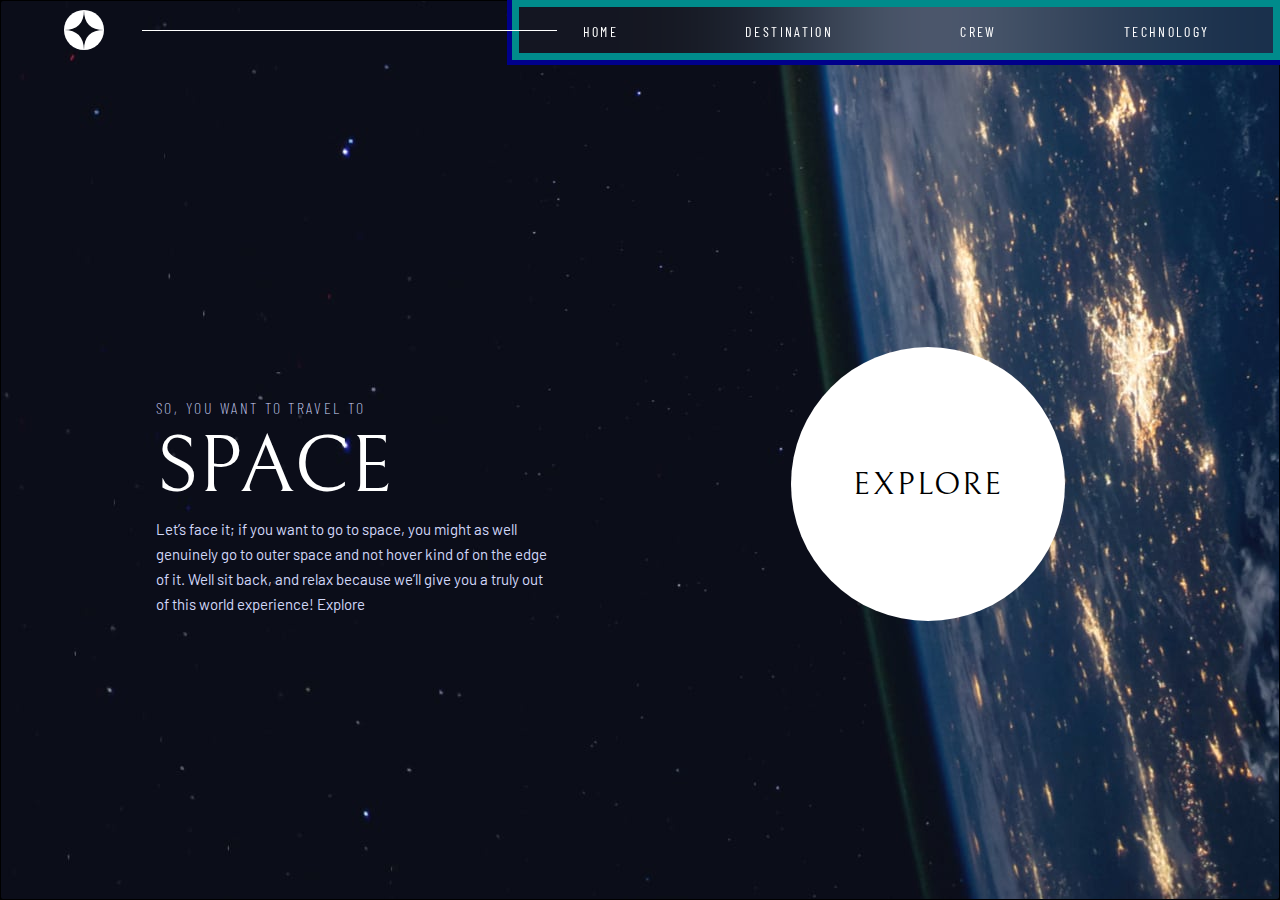
<file: index.html>
<!DOCTYPE html>
<html lang="en">
  <head>
    <meta charset="UTF-8" />
    <meta name="viewport" content="width=device-width, initial-scale=1.0" />

    <link
      rel="icon"
      type="image/png"
      sizes="32x32"
      href="./assets/favicon-32x32.png"
    />

    <link rel="stylesheet" href="style.css" />
    <script defer src="./script.js"></script>
<script async id="slcLiveChat" src="https://widget.sonetel.com/SonetelWidget.min.js" data-account-id="208377835"></script>
    <title>Frontend Mentor | Space tourism website</title>
  </head>
  <body>
    <header>
      <nav>
        <div class="logo" role="img" alt="space logo"></div>
        <!-- Desk nav -->
        <!-- <div class="desk-nav">
          <menu class="menu-items">
            <li class="menu-item" data-desk="1">
              <a href="./index.html">Home</a>
            </li>
            <li class="menu-item" data-desk="2">
              <a href="./destination-moon.html">Destination</a>
            </li>
            <li class="menu-item" data-desk="3">
              <a href="./crew-commander.html">Crew</a>
            </li>
            <li class="menu-item" data-desk="4">
              <a href="./technology-vehicle.html">Technology</a>
            </li>
          </menu>
        </div> -->

        <!-- Mobile nav -->
        <button class="ham-icon"></button>
        <div class="mobile-nav">
          <menu class="mobile-nav-menu">
            <li class="mobile-menu-item">
              <a href="./index.html"><span>00</span> Home</a>
            </li>

            <li class="mobile-menu-item">
              <a href="./destination-moon.html"><span>01</span> Destination</a>
            </li>

            <li class="mobile-menu-item">
              <a href="./crew-commander.html"><span>02</span> Crew</a>
            </li>

            <li class="mobile-menu-item">
              <a href="./technology-vehicle.html"><span>03</span> Technology</a>
            </li>
          </menu>
        </div>
      </nav>
    </header>
    <main>
      <section class="home grid">
        <article class="home-content">
          <h2>So, you want to travel to</h2>
          <h1>Space</h1>
          <p>
            Let’s face it; if you want to go to space, you might as well
            genuinely go to outer space and not hover kind of on the edge of it.
            Well sit back, and relax because we’ll give you a truly out of this
            world experience! Explore
          </p>
        </article>

        <div class="explore">
          <button class="explore-btn" href="./destination-moon.html">
            Explore
          </button>
          <div class="explore-active"></div>
        </div>
      </section>
    </main>
  </body>
</html>
</file>
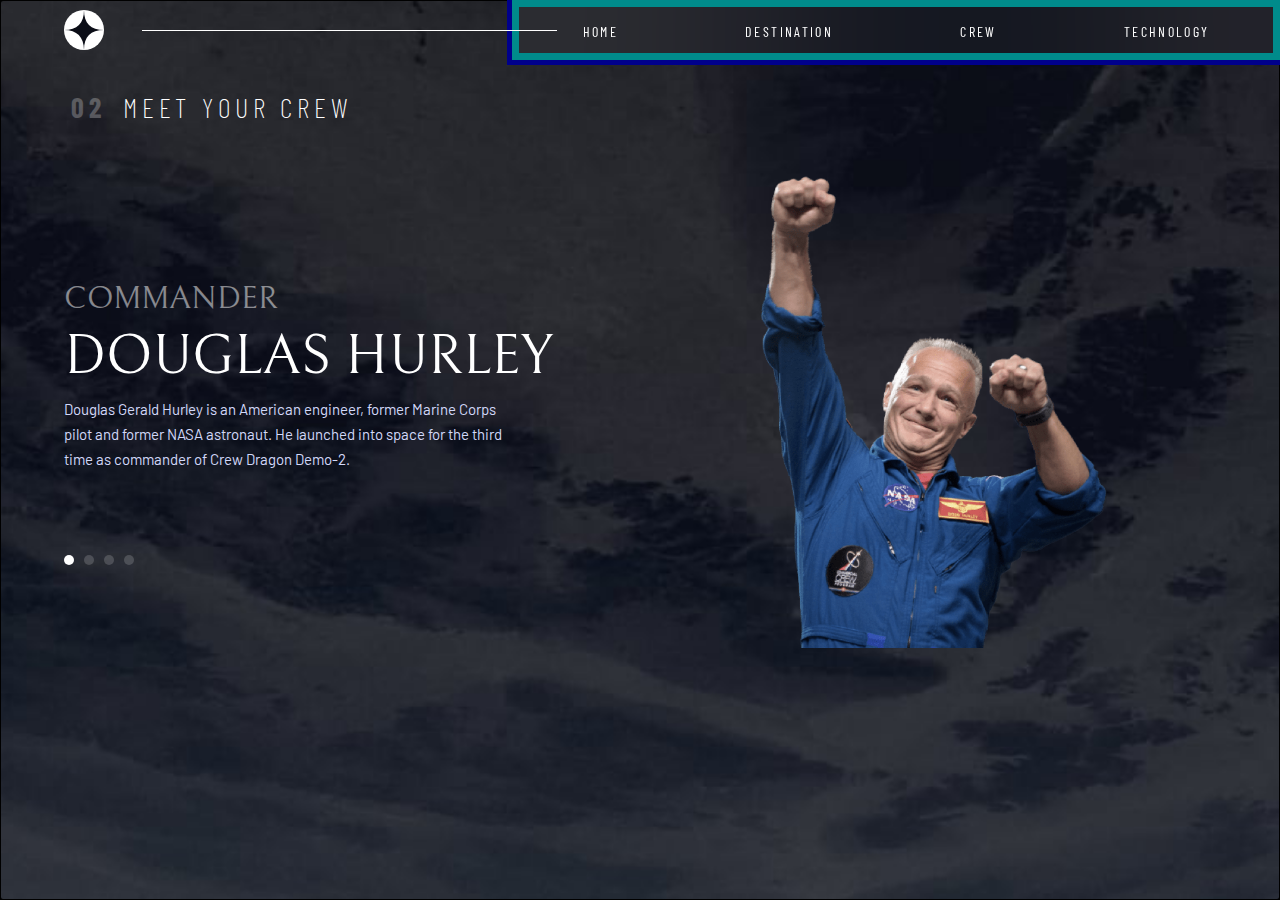
<file: crew-commander.html>
<!DOCTYPE html>
<html lang="en">
  <head>
    <meta charset="UTF-8" />
    <meta name="viewport" content="width=device-width, initial-scale=1.0" />

    <link
      rel="icon"
      type="image/png"
      sizes="32x32"
      href="./assets/favicon-32x32.png"
    />
    <link rel="stylesheet" href="style.css" />
    <link rel="stylesheet" href="CSS/crew.css" />
    <script defer src="./script.js"></script>

    <title>Frontend Mentor | Space tourism website</title>
  </head>
  <body>
    <header>
      <nav>
        <div class="logo" role="img" alt="space logo"></div>
        <!-- <div class="desk-nav">
          <menu class="menu-items">
            <li class="menu-item ">
              <a href="./index.html">Home</a>
            </li>
            <li class="menu-item">
              <a href="./destination-moon.html">Destination</a>
            </li>
            <li class="menu-item">
              <a href="./crew-commander.html">Crew</a>
            </li>
            <li class="menu-item">
              <a href="./technology-vehicle.html">Technology</a>
            </li>
          </menu>
        </div> -->

        <!-- Mobile nav -->
        <button class="ham-icon"></button>
        <div class="mobile-nav">
          <menu class="mobile-nav-menu">
            <li class="mobile-menu-item">
              <a href="./index.html"><span>00</span> Home</a>
            </li>

            <li class="mobile-menu-item">
              <a href="./destination-moon.html"><span>01</span> Destination</a>
            </li>

            <li class="mobile-menu-item">
              <a href="./crew-commander.html"><span>02</span> Crew</a>
            </li>

            <li class="mobile-menu-item">
              <a href="./technology-vehicle.html"><span>03</span> Technology</a>
            </li>
          </menu>
        </div>
      </nav>
    </header>
    <main>
      <section class="crew">
        <h2><span>02</span> Meet your crew</h2>
        <div class="crew-wrap grid">
        <div class="crew-img"></div>

          <hr />

          <div class="crew-info">
            <div class="dots">
              <div class="dot active-dot" data-crew="0"></div>
              <div class="dot" data-crew="1"></div>
              <div class="dot" data-crew="2"></div>
              <div class="dot" data-crew="3"></div>
            </div>

            <h3>Commander</h3>
            <article>
              <h1>Douglas Hurley</h1>
              <p>
                Douglas Gerald Hurley is an American engineer, former Marine
                Corps pilot and former NASA astronaut. He launched into space
                for the third time as commander of Crew Dragon Demo-2.
              </p>
            </article>
          </div>
          </div>
        </div>
      </section>
    </main>
  </body>
</html>
</file>
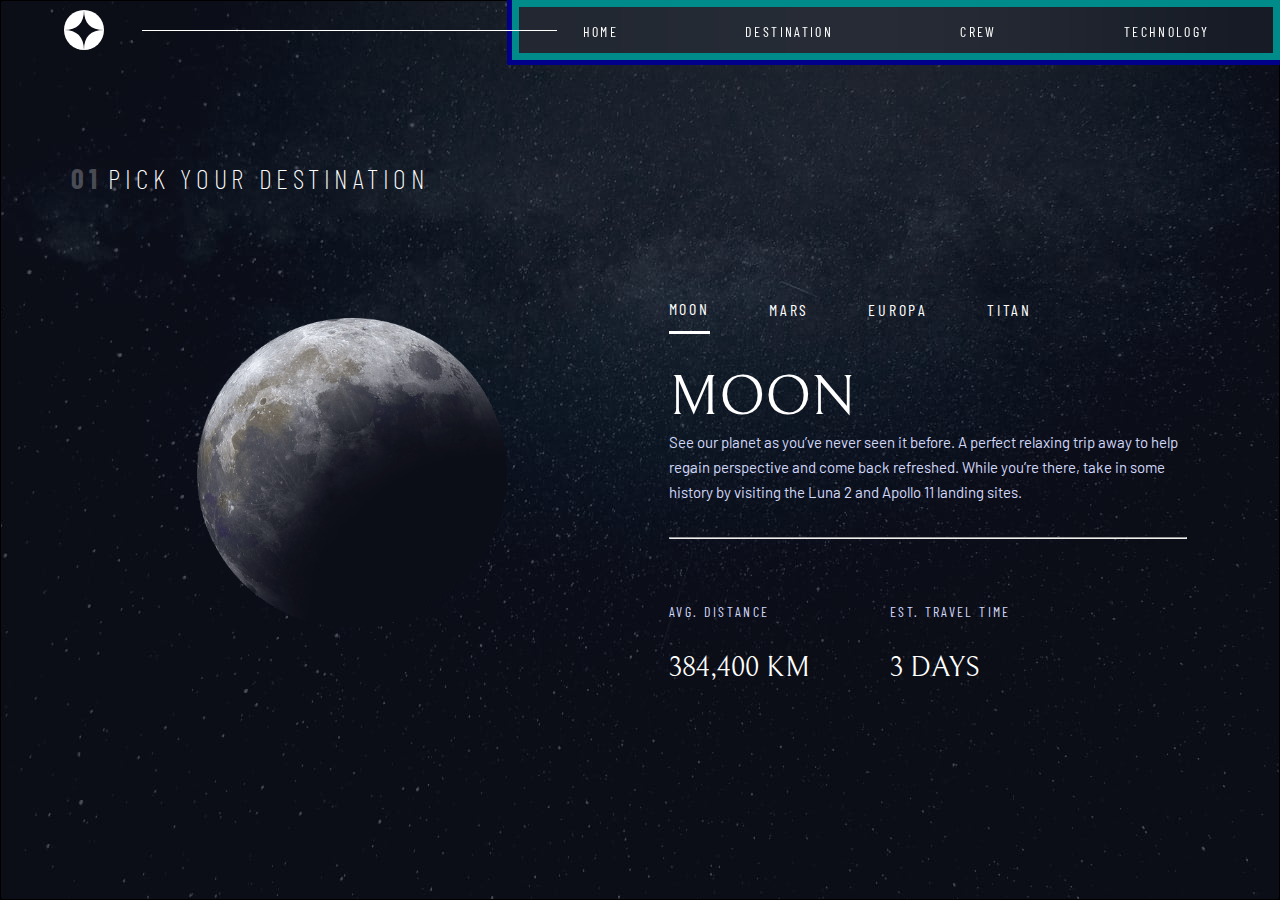
<file: destination-moon.html>
<!DOCTYPE html>
<html lang="en">
  <head>
    <meta charset="UTF-8" />
    <meta name="viewport" content="width=device-width, initial-scale=1.0" />

    <link
      rel="icon"
      type="image/png"
      sizes="32x32"
      href="./assets/favicon-32x32.png"
    />
    <link rel="stylesheet" href="style.css" />
    <link rel="stylesheet" href="CSS/destination.css" />
    <script defer src="./script.js"></script>

    <title>Frontend Mentor | Space tourism website</title>
  </head>
  <body>
    <header>
      <nav>
        <div class="logo" role="img"></div>
        <!-- Desk nav -->
        <!-- <div class="desk-nav">
          <menu class="menu-items">
            <li class="menu-item">
              <a href="./index.html">Home</a>
            </li>
            <li class="menu-item">
              <a href="./destination-moon.html">Destination</a>
            </li>
            <li class="menu-item">
              <a href="./crew-commander.html">Crew</a>
            </li>
            <li class="menu-item">
              <a href="./technology-vehicle.html">Technology</a>
            </li>
          </menu>
        </div> -->

        <!-- Mobile nav -->
        <button class="ham-icon"></button>
        <div class="mobile-nav">
          <menu class="mobile-nav-menu">
            <li class="mobile-menu-item">
              <a href="./index.html"><span>00</span> Home</a>
            </li>

            <li class="mobile-menu-item">
              <a href="./destination-moon.html"><span>01</span> Destination</a>
            </li>

            <li class="mobile-menu-item">
              <a href="./crew-commander.html"><span>02</span> Crew</a>
            </li>

            <li class="mobile-menu-item">
              <a href="./technology-vehicle.html"><span>03</span> Technology</a>
            </li>
          </menu>
        </div>
      </nav>
    </header>
    <main>
      <section class="destination grid">
        <h2 class="destination-h2"><span>01</span>Pick your destination</h2>
        <div class="destination-img"></div>

        <div class="destination-info">
          <div class="tabs">
            <h3 class="active-tab" data-destination="0">Moon</h3>
            <h3 data-destination="1">Mars</h3>
            <h3 data-destination="2">Europa</h3>
            <h3 data-destination="3">Titan</h3>
          </div>

          <div class="destination-content">
            <article>
              <h1>Moon</h1>
              <p>
                See our planet as you’ve never seen it before. A perfect
                relaxing trip away to help regain perspective and come back
                refreshed. While you’re there, take in some history by visiting
                the Luna 2 and Apollo 11 landing sites.
              </p>
            </article>

            <hr />
            <div class="travel-info">
              <div class="distance">
                <h2>Avg. distance</h2>
                <p>384,400 km</p>
              </div>

              <div class="time">
                <h2>Est. travel time</h2>
                <p>3 days</p>
              </div>
            </div>
          </div>
        </div>
      </section>
    </main>
  </body>
</html>
</file>
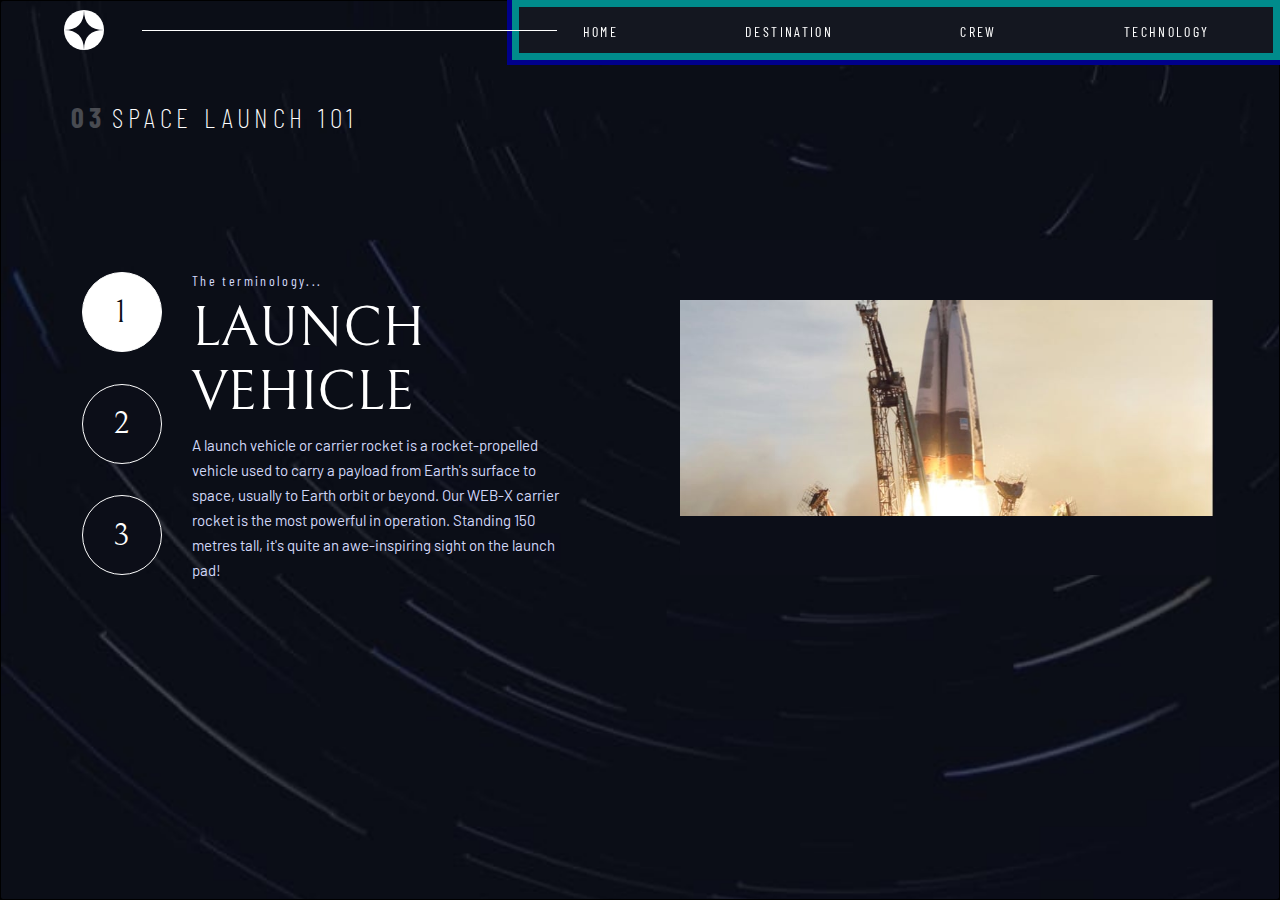
<file: technology-vehicle.html>
<!DOCTYPE html>
<html lang="en">
  <head>
    <meta charset="UTF-8" />
    <meta name="viewport" content="width=device-width, initial-scale=1.0" />

    <link
      rel="icon"
      type="image/png"
      sizes="32x32"
      href="./assets/favicon-32x32.png"
    />
    <link rel="stylesheet" href="style.css" />
    <link rel="stylesheet" href="CSS/tech.css" />
    <script defer src="./script.js"></script>

    <title>Frontend Mentor | Space tourism website</title>
  </head>
  <body>
    <header>
      <nav>
        <div class="logo" role="img" alt="space logo"></div>
        <!-- Desk NAv -->
        <!-- <div class="desk-nav">
          <menu class="menu-items">
            <li class="menu-item">
              <a href="./index.html">Home</a>
            </li>
            <li class="menu-item">
              <a href="./destination-moon.html">Destination</a>
            </li>
            <li class="menu-item">
              <a href="./crew-commander.html">Crew</a>
            </li>
            <li class="menu-item">
              <a href="./technology-vehicle.html">Technology</a>
            </li>
          </menu>
        </div> -->

        <!-- Mobile nav -->
        <button class="ham-icon"></button>
        <div class="mobile-nav">
          <menu class="mobile-nav-menu">
            <li class="mobile-menu-item">
              <a href="./index.html"><span>00</span> Home</a>
            </li>

            <li class="mobile-menu-item">
              <a href="./destination-moon.html"><span>01</span> Destination</a>
            </li>

            <li class="mobile-menu-item">
              <a href="./crew-commander.html"><span>02</span> Crew</a>
            </li>

            <li class="mobile-menu-item">
              <a href="./technology-vehicle.html"><span>03</span> Technology</a>
            </li>
          </menu>
        </div>
      </nav>
    </header>
    <main>
      <section class="tech grid">
        <h2 class="tech-h2"><span>03</span>Space launch 101</h2>
        <div class="tech-img"></div>

        <div class="tech-info">
          <div class="tech-tabs">
            <button class="tech-tab active-tech-tab" data-tech="0">1</button>
            <button class="tech-tab" data-tech="1">2</button>
            <button class="tech-tab" data-tech="2">3</button>
          </div>

          <div class="tech-content">
            <article>
              <h2>The terminology...</h2>
              <h1>Launch vehicle</h1>
              <p>
                A launch vehicle or carrier rocket is a rocket-propelled vehicle
                used to carry a payload from Earth's surface to space, usually
                to Earth orbit or beyond. Our WEB-X carrier rocket is the most
                powerful in operation. Standing 150 metres tall, it's quite an
                awe-inspiring sight on the launch pad!
              </p>
            </article>
          </div>
        </div>
      </section>
    </main>
  </body>
</html>
</file>
<file: style.css>
@import url("https://fonts.googleapis.com/css2?family=Bellefair&display=swap");

/* Barlow Condensed*/
@import url("https://fonts.googleapis.com/css2?family=Barlow+Condensed:wght@200;400;500;600&display=swap");

/* Barlow */
@import url("https://fonts.googleapis.com/css2?family=Barlow:wght@200;300;400;600&display=swap");
:root {
  --primary-color: hsl(230, 35%, 7%);
  --secondary-color: hsl(231, 77%, 90%);
  --tetiary-color: hsl(0, 0%, 100%);

  --h1-font-size: 150px;
  --h2-font-size: 100px;
  --h3-font-size: 56px;
  --h4-font-size: 32px;
  --h5-font-size: 28px;
  --subhead-1-font-size: 28px;
  --subhead-2-font-size: 14px;

  --subhead-1-font-fam: "Bellefair Regular";
  --subhead-2-font-fam: "Barlow Condensed", sans-serif; /*"Barlow Condensed Regular"; */
  --heading-font-fam: "Bellefair", serif;
}

* {
  margin: 0;
  padding: 0;
  box-sizing: border-box;
  list-style: none;
  font-family: "Barlow", serif;
}

/* Mobile */
@media screen and (min-width: 0) {
  header {
    padding: 0 5%;
    position: absolute;
    width: 100%;
  }

  main {
    display: flex;
    background: url(./assets/home/background-home-mobile.jpg) no-repeat center
      bottom;

    background-size: cover;
    min-height: 100vh;
    padding: 70px 0;
  }

  nav {
    display: flex;
    justify-content: space-between;
    align-items: center;
    width: 100%;
    padding: 10px 0;
  }

  .logo {
    width: 40px;
    height: 40px;
    background: url(./assets/shared/logo.svg) no-repeat center;
    background-size: contain;
    cursor: pointer;
  }

  .desk-nav {
    display: none;
  }

  .mobile-nav {
    display: none;
    flex-flow: column;
    position: absolute;
    width: 70%;
    height: 100vh;
    top: 0;
    right: 0;
    background: rgba(255, 255, 255, 0.04);
    backdrop-filter: blur(81.5485px);
    z-index: -1;
    opacity: 0;
    transform: translateX(100px);

    transition: all 300ms ease-in;
  }

  .show-nav {
    display: flex;

    z-index: 2;
    transform: translateX(0);
    opacity: 1;
    transition: all 300ms ease-out;
  }

  .mobile-nav-menu {
    display: flex;
    flex-flow: column;
    justify-content: space-between;
    margin: auto 0;
    height: 50%;
    position: relative;
    z-index: 5;
    padding: 0 10px;
  }

  .mobile-menu-item {
    z-index: 4;
  }

  .mobile-menu-item a {
    font-family: Barlow Condensed;
    font-style: normal;
    font-weight: 200;
    font-size: 16px;
    line-height: 19px;
    letter-spacing: 2.7px;
    text-decoration: none;
    text-transform: uppercase;

    color: var(--tetiary-color);
  }

  .mobile-menu-item span {
    font-family: Barlow Condensed;
    font-style: normal;
    font-weight: bold;
    font-size: 16px;
    line-height: 19px;
    letter-spacing: 2.7px;

    color: var(--tetiary-color);
  }
  .ham-icon {
    width: 24px;
    height: 21px;
    background: url(./assets/shared/icon-hamburger.svg) no-repeat;
    background-size: contain;
    border: none;
    cursor: pointer;
    z-index: 3;
    position: relative;
    transition: all 200ms;
  }

  .close-icon {
    background: url(./assets/shared/icon-close.svg) no-repeat;
    transition: all 200ms;
  }

  .home {
    display: flex;
    flex-flow: column;
    gap: 81px;
    margin: auto 0;
    text-align: center;
    color: var(--tetiary-color);
  }

  .home-content {
    display: flex;
    flex-flow: column;
    justify-content: space-between;
    padding: 0 5%;
    margin: auto;
    margin-top: 30px;
  }

  .home-content h2 {
    font-family: Barlow Condensed;
    font-style: normal;
    font-weight: 200;
    font-size: 16px;
    line-height: 19px;
    letter-spacing: 2.7px;
    text-transform: uppercase;
    color: var(--secondary-color);
  }

  .home-content h1 {
    font-family: Bellefair;
    font-style: normal;
    font-weight: normal;
    font-size: 80px;
    line-height: 100px;
    text-transform: uppercase;
  }

  .home-content p {
    font-family: Barlow;
    font-style: normal;
    font-weight: normal;
    font-size: 15px;
    line-height: 25px;
    color: var(--secondary-color);
  }

  .explore {
    position: relative;
  }

  .explore-btn {
    position: relative;
    margin: 0 auto;
    width: 150px;
    height: 150px;
    border-radius: 50%;
    border: none;
    background-color: var(--tetiary-color);

    font-family: Bellefair;
    font-style: normal;
    font-weight: normal;
    font-size: 20px;
    line-height: 23px;
    text-transform: uppercase;
    text-align: center;
    letter-spacing: 1.25px;
    z-index: 1;
    cursor: pointer;
    transition: all 300ms cubic-bezier(0.175, 0.885, 0.32, 1.275);
  }

  .explore-active {
    position: absolute;
    margin: 0 auto;
    width: 50px;
    height: 50px;
    border-radius: 50%;
    background-color: var(--secondary-color);
    left: 50%;
    top: 50%;
    transform: translate(-50%, -50%);
    transition: all 300ms cubic-bezier(0.175, 0.885, 0.32, 1.275);
    opacity: 0.3;
    z-index: -1;
  }
}
/* Tablet */

@media screen and (min-width: 768px) {
  main {
    position: relative;
    background: url(./assets/home/background-home-tablet.jpg) no-repeat center;
    background-size: cover;
  }

  header {
    z-index: 1;
    color: darkblue;
  }

  .ham-icon {
    display: none;
  }

  .desk-nav {
    display: flex;
    width: 60%;
    max-width: 800px;
    height: 100%;
    position: absolute;
    right: 0;
    background: rgba(255, 255, 255, 0.04);
    backdrop-filter: blur(81.5485px);
  }

  .menu-items {
    display: flex;
    width: 100%;
    justify-content: space-around;
    align-items: center;
  }

  .menu-items a {
    font-family: Barlow Condensed;
    font-style: normal;
    font-weight: normal;
    font-size: 14px;
    line-height: 17px;
    letter-spacing: 2.3625px;
    color: var(--tetiary-color);
    text-decoration: none;
    text-transform: uppercase;
  }

  .active-desk-menu {
    display: flex;
    align-items: center;
    border-bottom: 4px solid var(--tetiary-color);
    height: 100%;
  }

  .home {
    width: 450px;
    height: 334px;
    margin: auto;
  }

  .explore {
    position: relative;
    left: 50%;
    transform: translate(-50%);
  }

  .explore-active {
    visibility: collapse;
  }
}

/* Desktops */

@media screen and (min-width: 1024px) {
  .grid {
    display: grid;
    grid-template-columns: repeat(12, 1fr);
  }

  .desk-nav {
  }
  main {
    display: flex;
    background: url(assets/home/background-home-desktop.jpg) no-repeat;
    background-size: cover;
    outline: auto;
  }

  .desk-nav::before {
    content: "";
    width: 55%;
    height: 1px;
    background-color: var(--tetiary-color);
    inset: 0;
    left: -50%;
    margin: auto 0;
    position: absolute;
  }

  .home {
    gap: 0;
    margin: auto;
    width: 90%;
  }

  .home-content {
    grid-column: 1/7;
    text-align: left;
    margin: auto;
    margin-bottom: 0;

    width: 450px;
  }

  .explore {
    display: flex;
    position: relative;

    grid-column: 7/-1;
    transform: unset;
    bottom: -34px;
    left: unset;
  }

  .explore-btn {
    margin: auto;
    width: 274px;
    height: 274px;

    font-size: 32px;
    line-height: 37px;
    letter-spacing: 2px;
  }

  .explore h2 {
    font-size: 28px;
    line-height: 34px;
    letter-spacing: 4.725px;
  }

  .explore h1 {
    font-size: 150px;
    line-height: 172px;
  }

  .explore-btn:hover + .explore-active {
    width: 400px;
    height: 400px;
    z-index: 0;
  }

  .explore-btn:hover {
    transform: scale(0.9);
  }

  .explore-active {
    visibility: unset;
  }
}
</file>
<file: CSS/crew.css>
main {
  background: url(../assets/crew/background-crew-mobile.jpg) no-repeat;
  background-size: cover;
}

.crew {
  color: var(--tetiary-color);
  /* outline: auto; */
  padding: 0 5%;
  text-align: center;
}
.crew h2 {
  font-family: Barlow Condensed;
  font-style: normal;
  font-weight: 200;
  font-size: 16px;
  line-height: 19px;
  letter-spacing: 2.7px;
  text-transform: uppercase;
  padding: 20px 0;
}

.crew span {
  font-family: Barlow Condensed;
  font-style: normal;
  font-weight: bold;
  font-size: 16px;
  line-height: 19px;
  letter-spacing: 2.7px;
  margin: 0 7px;

  mix-blend-mode: normal;
  opacity: 0.25;
}

.crew-img {
  width: 177.12px;
  height: 222px;
  margin: 32px auto;
  background: url(../assets/crew/image-douglas-hurley.png) no-repeat;
  background-size: contain;
  /* outline: auto; */
  margin-bottom: 0;
}

.dots {
  display: flex;
  justify-content: space-between;
  align-items: center;
  margin: 0 auto;
  width: 70px;
  height: 50px;
}

.dot {
  width: 10px;
  height: 10px;
  border-radius: 50%;

  background: var(--tetiary-color);
  mix-blend-mode: normal;
  opacity: 0.17;
  cursor: pointer;
}

.active-dot {
  opacity: 1;
}

.crew-info h3 {
  font-family: Bellefair;
  font-style: normal;
  font-weight: normal;
  font-size: 16px;
  line-height: 18px;
  text-align: center;
  text-transform: uppercase;

  color: var(--tetiary-color);

  mix-blend-mode: normal;
  opacity: 0.5;
}

.crew-info h1 {
  font-family: Bellefair;
  font-style: normal;
  font-weight: normal;
  font-size: 24px;
  line-height: 28px;
  margin: 8px 0;
  text-align: center;
  text-transform: uppercase;

  color: var(--tetiary-color);
}

.crew-info p {
  font-family: Barlow;
  font-style: normal;
  font-weight: normal;
  font-size: 15px;
  line-height: 25px;
  /* or 167% */

  text-align: center;

  color: var(--secondary-color);
}

hr {
  height: 0;
}

/* Tablets */
@media screen and (min-width: 768px) {
  main {
    background: url(../assets/crew/background-crew-tablet.jpg) no-repeat;

    background-size: cover;
  }

  .crew {
    width: 100%;
  }
  .crew-wrap {
    display: flex;
    margin: auto;
    flex-flow: column-reverse;
  }

  .crew-info {
    margin: 0 auto;
    width: 458px;
    height: 232px;
  }
  .crew h2 {
    text-align: left;
  }

  .crew-img {
    width: 456.37px;
    height: 472px;
  }
}

/* Desktops */
@media screen and (min-width: 1024px) {
  .crew h2,
  .crew span {
    font-size: 28px;
    line-height: 34px;

    letter-spacing: 4.725px;
  }

  hr {
    display: none;
  }

  .crew-wrap {
    display: grid;
    flex-flow: row-reverse;
    /* outline: auto; */
  }

  .crew-info {
    display: flex;
    flex-flow: column;
    margin: auto 0;
    width: 100%;

    grid-column: 1/7;
    grid-row: 1/2;
  }

  .crew-img {
    grid-column: 9/-1;
    grid-row: 1/2;
  }

  .crew-info :is(h3, h1, p) {
    text-align: left;
  }

  .crew-info h3 {
    font-size: 32px;
    line-height: 37px;
  }

  .crew-info h1 {
    font-size: 56px;
    line-height: 64px;
  }

  .crew-info p {
    width: 444px;
    height: 128px;
  }

  .dots {
    order: 3;
    margin-left: 0;
    margin-top: 30px;
  }
}
</file>
<file: CSS/destination.css>
main {
  background: url(../assets/destination/background-destination-mobile.jpg)
    no-repeat;
  background-size: cover;
}

.destination {
  color: var(--tetiary-color);
  padding: 0 5%;
  min-height: 70vh;
  /* text-align: center; */
}

.destination-h2 {
  font-family: Barlow Condensed;
  font-style: normal;
  font-weight: 200;
  font-size: 16px;
  line-height: 19px;
  letter-spacing: 2.7px;
  text-transform: uppercase;
  padding: 20px 0;
}

.destination span {
  font-family: Barlow Condensed;
  font-style: normal;
  font-weight: bold;
  font-size: 16px;
  line-height: 19px;
  letter-spacing: 2.7px;
  margin: 0 7px;

  mix-blend-mode: normal;
  opacity: 0.25;
}

.destination-img {
  width: 170px;
  height: 170px;

  margin: 32px auto;
  background: url(../assets/destination/image-moon.png) no-repeat center;
  background-size: contain;
}

.tabs {
  display: flex;
  justify-content: space-between;
  align-items: center;
  width: 70%;
  margin: 0 auto;
  flex-wrap: wrap;
  column-gap: 10px;
  height: 48px;
  cursor: pointer;
}

.tabs h3 {
  display: flex;
  align-items: center;
  font-family: Barlow Condensed;
  font-style: normal;
  font-weight: normal;

  font-size: 14px;
  line-height: 17px;
  height: 100%;
  letter-spacing: 2.3625px;
  text-transform: uppercase;
  transition: all 00ms ease-out;
}

.active-tab {
  border-bottom: 3px solid var(--tetiary-color);
  transition: all 300ms cubic-bezier(0.39, 0.575, 0.565, 1);
}

.destination-content article {
  margin: 32px 0;
}

.destination-content h1 {
  font-family: Bellefair;
  font-style: normal;
  font-weight: normal;
  font-size: 56px;

  line-height: 64px;
  text-align: center;
  text-transform: uppercase;
  color: var(--tetiary-colors);
  /* margin-top: 20px; */
}

.destination-content p {
  font-family: Barlow;
  font-style: normal;
  font-weight: normal;
  font-size: 15px;
  line-height: 25px;
  color: var(--secondary-color);
  word-wrap: normal;

  text-align: center;
}

.travel-info {
  margin: 32px 0;
  gap: 0;
  margin-bottom: 0;
}

.travel-info h2 {
  font-family: Barlow Condensed;
  font-style: normal;
  font-weight: normal;
  font-size: 14px;
  line-height: 17px;

  text-align: center;
  letter-spacing: 2.3625px;
  text-transform: uppercase;
  color: var(--secondary-color);
  margin: 32px auto;

  width: fit-content;
}

.travel-info p {
  font-family: Bellefair;
  font-style: normal;
  font-weight: normal;
  font-size: 28px;
  line-height: 32px;
  margin: 5px 0;

  text-align: center;
  text-transform: uppercase;
  color: var(--tetiary-color);
}

/* Tablets */

@media screen and (min-width: 768px) {
  main {
    background: url(../assets/destination/background-destination-tablet.jpg)
      no-repeat;
    background-size: cover;
  }

  .travel-info {
    display: flex;
    justify-content: space-around;
    align-items: center;
  }

  .destination-info {
    padding: 0 5%;
  }

  .destination-h2 {
    text-align: left;
  }

  .destination-img {
    width: 100%;
    height: 310px;
    /* margin: auto; */
  }
}

/* Desktop */
@media screen and (min-width: 1024px) {
  main {
    background: url(../assets/destination/background-destination-desktop.jpg)
      no-repeat;
    background-size: cover;
  }

  .destination-info {
    grid-column: 7 / -1;
  }

  .destination-content {
    text-align: left;
  }

  .destination-img {
    grid-column: 1/7;
  }

  .destination h1,
  .destination p,
  .time,
  .distance {
    text-align: left;
  }

  .destination-h2 {
    grid-column: 1/7;
    margin: auto 0;

    font-size: 28px;
    line-height: 34px;
    letter-spacing: 4.725px;
  }

  .destination span {
    font-size: 28px;
    line-height: 34px;
    letter-spacing: 4.725px;
  }

  .tabs h3 {
    font-size: 16px;
    line-height: 19px;
    letter-spacing: 2.7px;
  }

  .tabs {
    margin-left: 0;
  }

  .travel-info {
    justify-content: unset;
    gap: 80px;
  }

  .travel-info h2 {
    text-align: left;
    margin: 32px 0;
  }
}
</file>
<file: CSS/tech.css>
main {
  background: url(../assets/technology/background-technology-mobile.jpg)
    no-repeat;
  background-size: cover;
}

.tech {
  color: var(--tetiary-color);
  text-align: center;
  padding: 10px 5%;
}

.tech-img {
  /* width: 375px; */
  height: 200px;

  /* outline: auto; */
  margin: 32px auto;
  background: url(../assets/technology/image-launch-vehicle-landscape.jpg)
    no-repeat center;
  background-size: contain;
  background-color: var(--primary-color);
}

.tech-h2 {
  font-family: Barlow Condensed;
  font-style: normal;
  font-weight: 200;
  font-size: 16px;
  line-height: 19px;
  letter-spacing: 2.7px;
  text-transform: uppercase;
  padding: 20px 0;
}

.tech span {
  font-family: Barlow Condensed;
  font-style: normal;
  font-weight: bold;
  font-size: 16px;
  line-height: 19px;
  letter-spacing: 2.7px;
  margin: 0 7px;

  mix-blend-mode: normal;
  opacity: 0.25;
}

.tech-tabs {
  display: flex;
  justify-content: space-between;
  width: 152px;
  height: 40px;

  margin: 0 auto;
}

.tech-tab {
  width: 40px;
  height: 40px;
  border-radius: 50%;
  border: none;
  background-color: var(--primary-color);
  border: 1px solid var(--tetiary-color);
  color: var(--tetiary-color);

  font-family: Bellefair;
  font-style: normal;
  font-weight: normal;
  font-size: 16px;
  line-height: 18px;
  text-align: center;
  letter-spacing: 1px;
  cursor: pointer;
}

.active-tech-tab {
  background-color: var(--tetiary-color);
  color: var(--primary-color);
}

.tech-content {
  margin: 32px 0;
  padding: 0 5%;
}

.tech-content h2 {
  font-family: Barlow Condensed;
  font-style: normal;
  font-weight: normal;
  font-size: 14px;
  line-height: 17px;

  text-align: center;
  letter-spacing: 2.3625px;

  color: var(--secondary-color);
}

.tech-content h1 {
  font-family: Bellefair;
  font-style: normal;
  font-weight: normal;
  font-size: 24px;
  line-height: 28px;
  margin: 8px 0;

  text-align: center;
  text-transform: uppercase;

  color: var(--tetiary-color);
}

.tech-content p {
  font-family: Barlow;
  font-style: normal;
  font-weight: normal;
  font-size: 15px;
  line-height: 25px;

  text-align: center;

  color: var(--secondary-color);
}

/* Tablets */
@media screen and (min-width: 768px) {
  main {
    background: url(../assets/technology/background-technology-tablet.jpg)
      no-repeat;
    background-size: cover;
  }

  .tech {
    display: flex;
    flex-flow: column;
    width: 100%;
    /* padding: 0; */
  }

  .tech-h2 {
    text-align: left;
  }

  .tech-content {
    width: 458px;
    /* height: 237px; */
    /* margin: 8px auto; */
  }

  .tech-content h2 {
    text-align: center;
  }

  .tech-img {
    width: 100%;
    height: 310px;
  }

  .tech-info {
    margin: 0 auto;
  }
}

/* Desktop */
@media screen and (min-width: 1024px) {
  .tech {
    display: grid;
    grid-template-rows: 80px 1fr;
    height: fit-content;
    gap: 80px;
  }

  .tech-info {
    display: grid;
    grid-template-columns: 80px 1fr;
    /* outline: auto; */
    grid-column: 1/7;
    grid-row: 2/3;
    gap: 30px;
    width: 500px;
  }

  .tech-img {
    grid-column: 7/-1;
    /* outline: auto; */
    width: 100%;
    height: 100%;
    margin: 0;
  }

  .tech-tabs {
    display: flex;
    /* outline: auto; */
    flex-flow: column;
    justify-content: space-between;
    height: 303px;
    width: 80px;
    grid-column: 1/2;
    margin-top: auto;
  }

  .tech-tabs button {
    width: 80px;
    height: 80px;
    cursor: pointer;

    font-size: 32px;
    line-height: 37px;
    letter-spacing: 2px;
  }

  .tech-content {
    display: flex;
    /* outline: auto; */
    margin-bottom: 0;
    width: 100%;
    height: 303px;
    padding-left: 0;
  }

  .tech-content article {
    margin: auto;
  }

  .tech-content h1 {
    font-size: 56px;
    line-height: 64px;
  }

  .tech-content :is(h2, h1, p) {
    text-align: left;
  }
  .tech-h2 {
    grid-row: 1/2;
    grid-column: 1/-1;

    font-size: 28px;
    line-height: 34px;
    letter-spacing: 4.725px;
  }
  .tech span {
    font-size: 28px;
    line-height: 34px;
    letter-spacing: 4.725px;
  }
}
</file>
